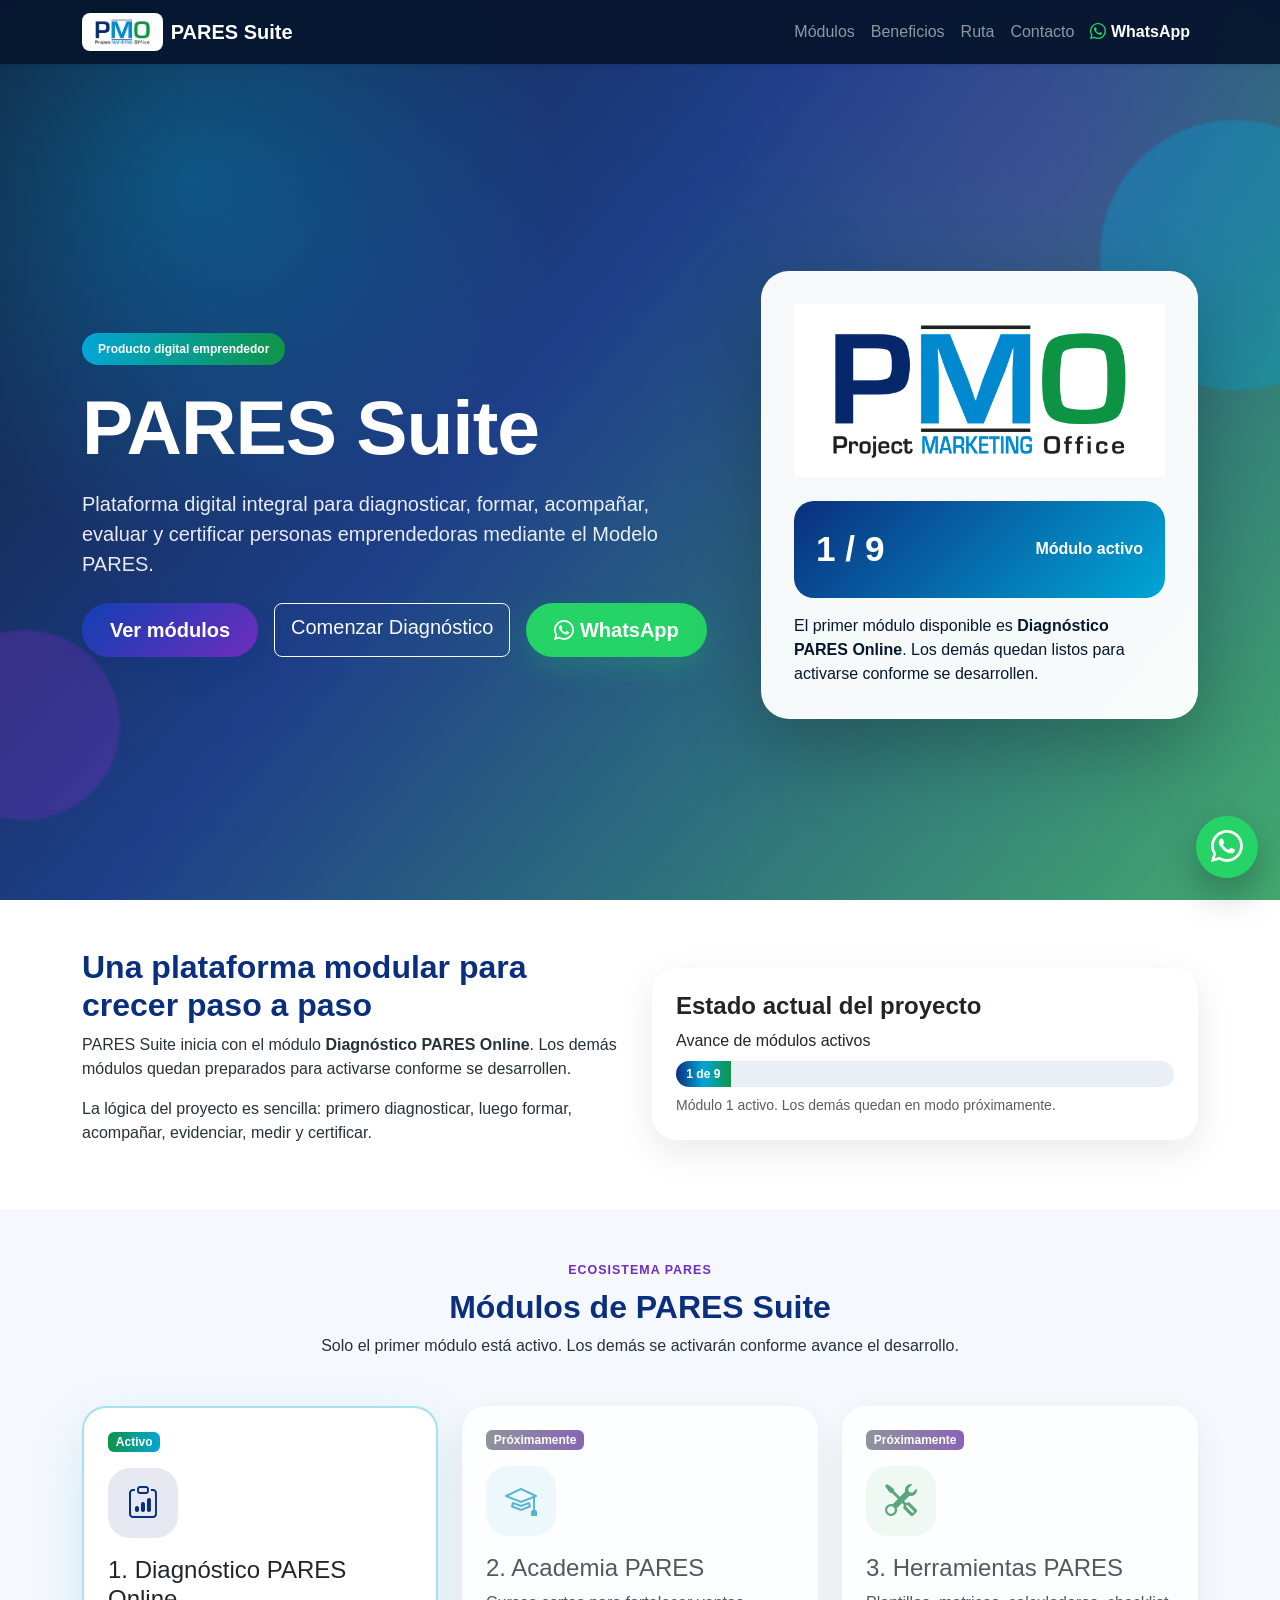
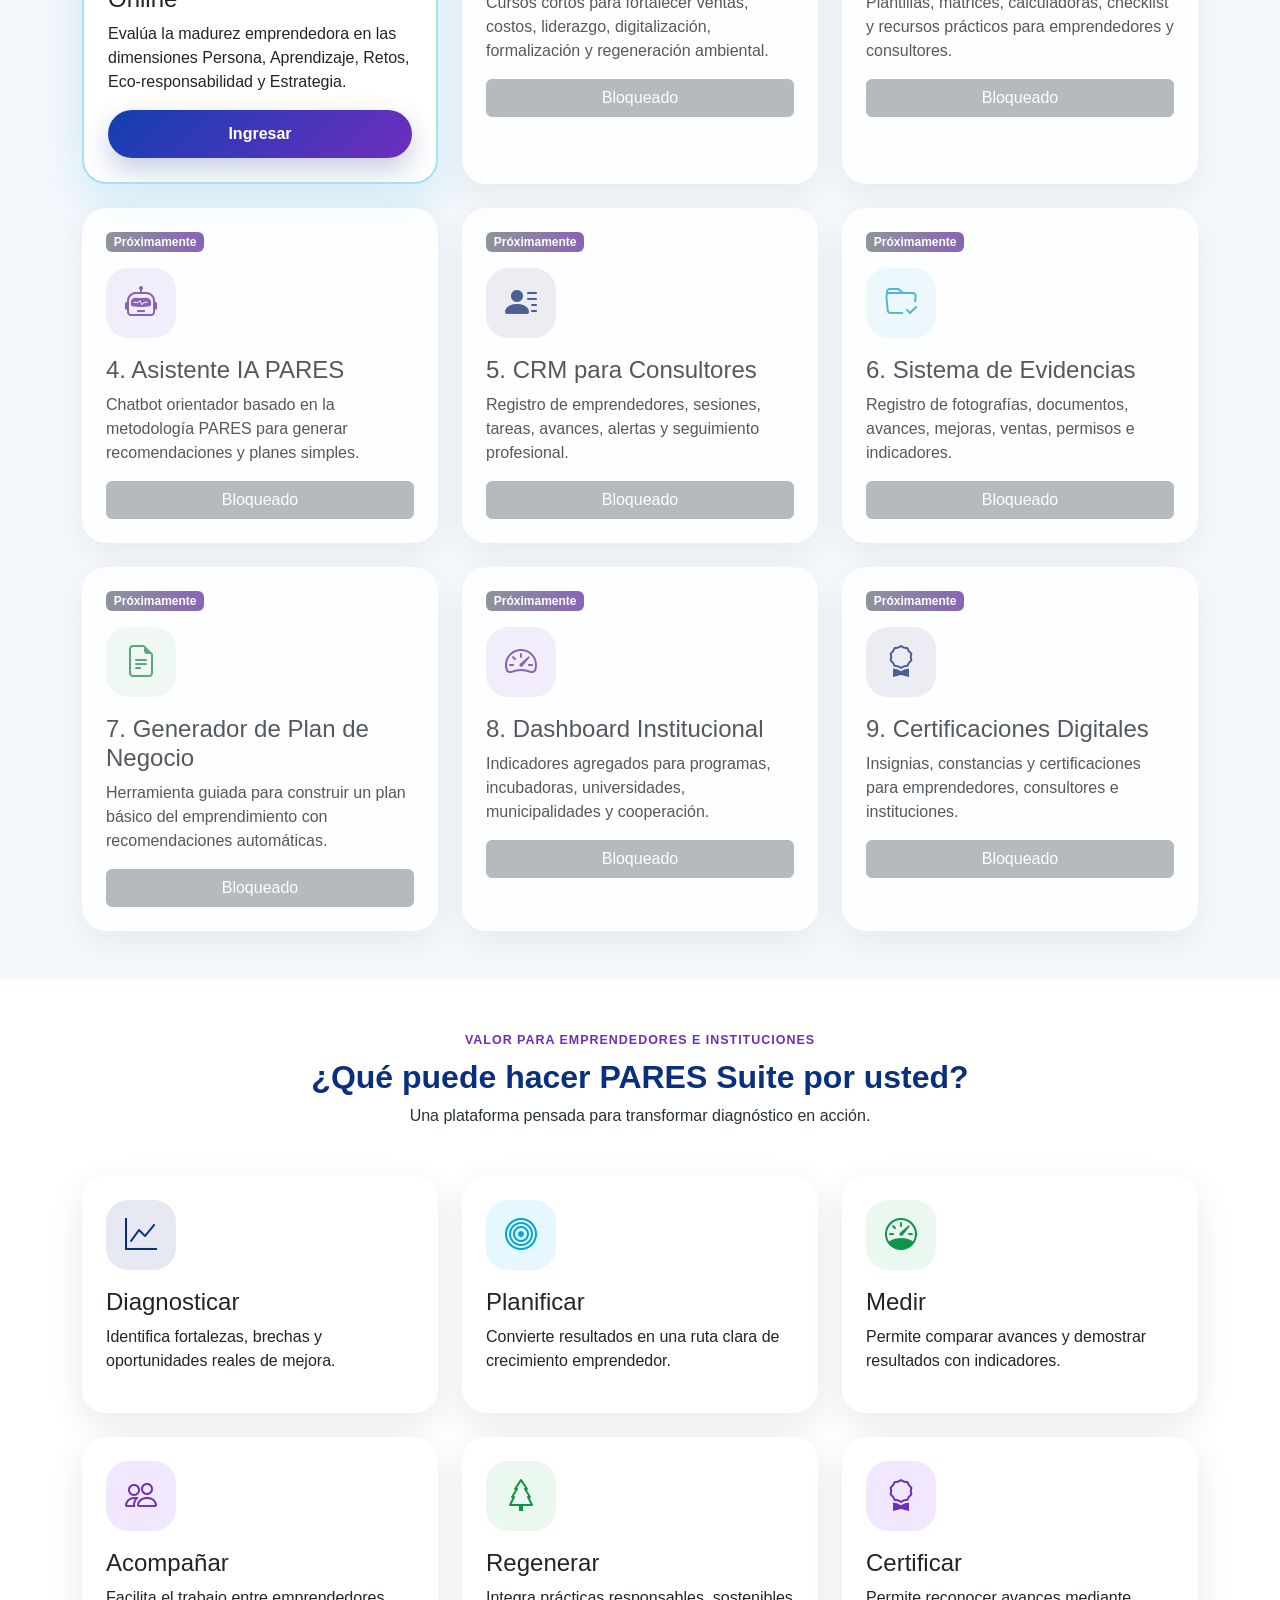
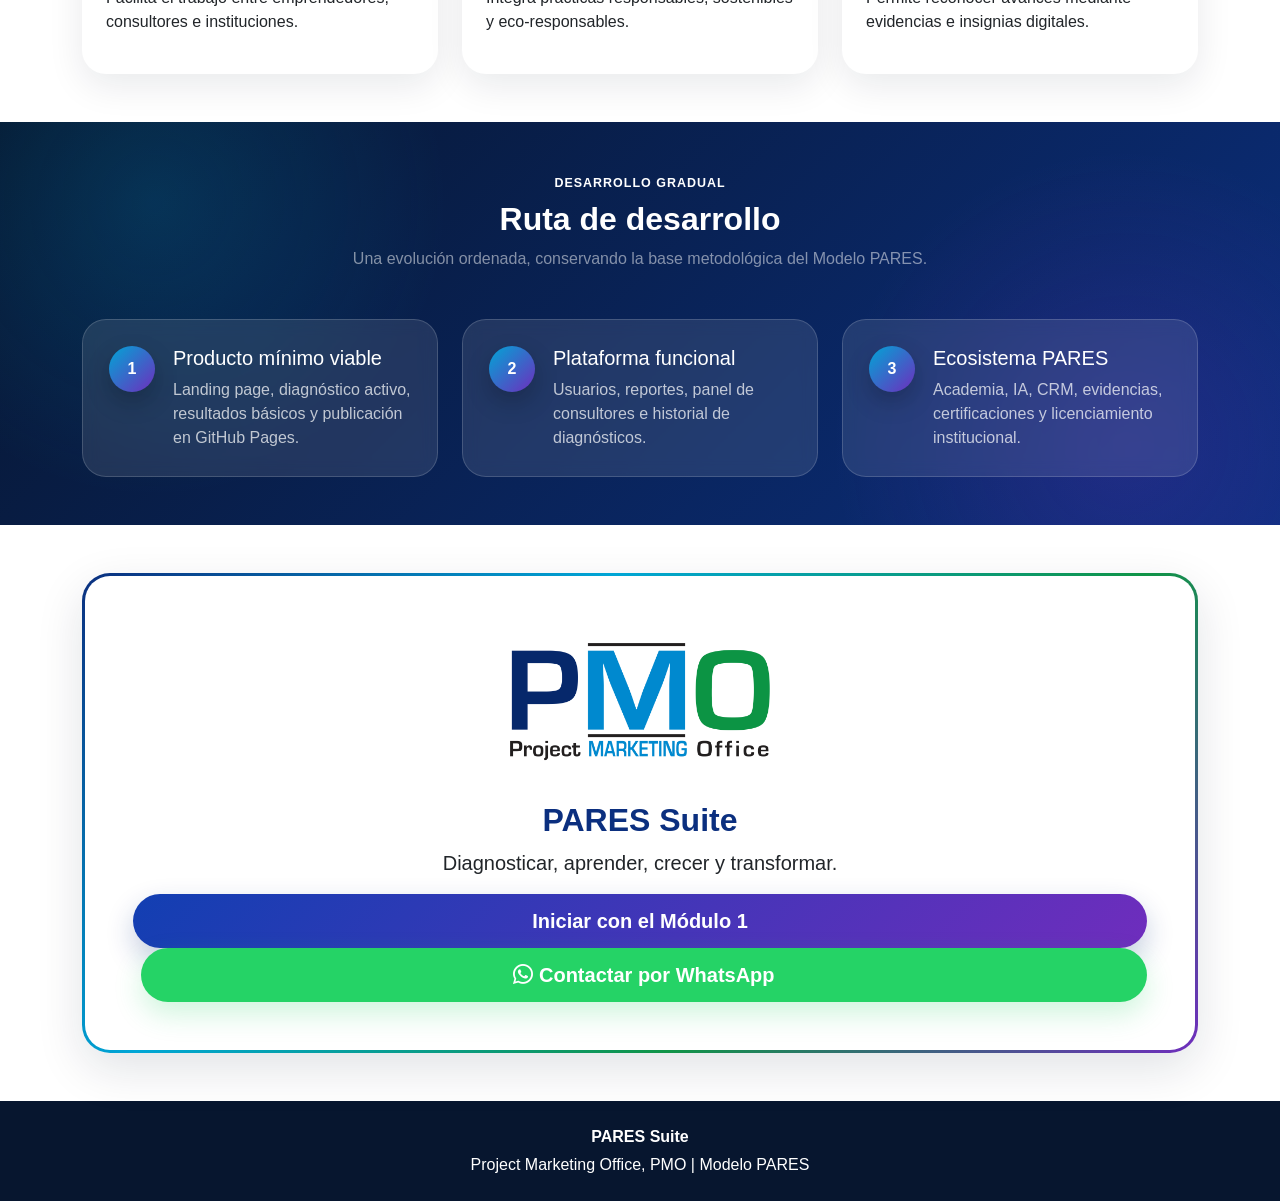
<file: index.html>
<!doctype html>
<html lang="es">
<head>
  <meta charset="utf-8">
  <meta name="viewport" content="width=device-width, initial-scale=1">
  <title>PARES Suite | Plataforma Emprendedora PMO</title>
  <meta name="description" content="PARES Suite: plataforma digital para diagnosticar, formar, acompañar, evaluar y certificar personas emprendedoras mediante el Modelo PARES.">
  <link rel="preconnect" href="https://cdn.jsdelivr.net">
  <link href="https://cdn.jsdelivr.net/npm/bootstrap@5.3.3/dist/css/bootstrap.min.css" rel="stylesheet">
  <link href="https://cdn.jsdelivr.net/npm/bootstrap-icons@1.11.3/font/bootstrap-icons.css" rel="stylesheet">
  <link href="css/estilos.css" rel="stylesheet">
</head>

<body>

<nav class="navbar navbar-expand-lg navbar-dark fixed-top shadow-sm">
  <div class="container">
    <a class="navbar-brand d-flex align-items-center gap-2 fw-bold" href="index.html">
      <img src="img/logo-pmo.png" alt="Logo PMO Project Marketing Office" class="logo-nav">
      <span>PARES Suite</span>
    </a>

    <button class="navbar-toggler" type="button" data-bs-toggle="collapse" data-bs-target="#menu" aria-label="Abrir menú">
      <span class="navbar-toggler-icon"></span>
    </button>

    <div id="menu" class="collapse navbar-collapse">
      <ul class="navbar-nav ms-auto">
        <li class="nav-item"><a class="nav-link" href="#modulos">Módulos</a></li>
        <li class="nav-item"><a class="nav-link" href="#beneficios">Beneficios</a></li>
        <li class="nav-item"><a class="nav-link" href="#roadmap">Ruta</a></li>
        <li class="nav-item"><a class="nav-link" href="#contacto">Contacto</a></li>
        <li class="nav-item">
          <a class="nav-link whatsapp-nav" href="https://wa.me/50683612601" target="_blank" rel="noopener">
            <i class="bi bi-whatsapp"></i> WhatsApp
          </a>
        </li>
      </ul>
    </div>
  </div>
</nav>

<header class="hero">
  <div class="hero-shape hero-shape-one"></div>
  <div class="hero-shape hero-shape-two"></div>

  <div class="container position-relative">
    <div class="row align-items-center g-5">
      <div class="col-lg-7">
        <span class="badge badge-hero mb-3">Producto digital emprendedor</span>
        <h1>PARES Suite</h1>
        <p class="lead mt-3">
          Plataforma digital integral para diagnosticar, formar, acompañar, evaluar y certificar personas emprendedoras mediante el Modelo PARES.
        </p>

        <div class="d-flex flex-wrap gap-3 mt-4">
          <a href="#modulos" class="btn btn-pares btn-lg">Ver módulos</a>
          <a href="diagnostico.html" class="btn btn-outline-light btn-lg">Comenzar Diagnóstico</a>
          <a href="https://wa.me/50683612601?text=Hola%20PMO%2C%20quiero%20informaci%C3%B3n%20sobre%20PARES%20Suite" class="btn btn-whatsapp btn-lg" target="_blank" rel="noopener">
            <i class="bi bi-whatsapp"></i> WhatsApp
          </a>
        </div>
      </div>

      <div class="col-lg-5">
        <div class="hero-panel">
          <img src="img/logo-pmo.png" alt="Logo PMO Project Marketing Office" class="logo-hero">
          <div class="metric-card mt-4">
            <span class="metric-number">1 / 9</span>
            <span class="metric-label">Módulo activo</span>
          </div>
          <p class="mt-3 mb-0">
            El primer módulo disponible es <strong>Diagnóstico PARES Online</strong>. Los demás quedan listos para activarse conforme se desarrollen.
          </p>
        </div>
      </div>
    </div>
  </div>
</header>

<main>

<section class="py-5 bg-white section-soft">
  <div class="container">
    <div class="row g-4 align-items-center">
      <div class="col-lg-6">
        <h2 class="section-title">Una plataforma modular para crecer paso a paso</h2>
        <p>
          PARES Suite inicia con el módulo <strong>Diagnóstico PARES Online</strong>. Los demás módulos quedan preparados para activarse conforme se desarrollen.
        </p>
        <p>
          La lógica del proyecto es sencilla: primero diagnosticar, luego formar, acompañar, evidenciar, medir y certificar.
        </p>
      </div>

      <div class="col-lg-6">
        <div class="card card-module p-4">
          <h4 class="fw-bold">Estado actual del proyecto</h4>
          <p class="mb-2">Avance de módulos activos</p>
          <div class="progress progress-pares" role="progressbar" aria-label="Avance de módulos" aria-valuenow="11" aria-valuemin="0" aria-valuemax="100">
            <div class="progress-bar" style="width:11%;">1 de 9</div>
          </div>
          <small class="text-muted d-block mt-2">Módulo 1 activo. Los demás quedan en modo próximamente.</small>
        </div>
      </div>
    </div>
  </div>
</section>

<section id="modulos" class="py-5">
  <div class="container">
    <div class="text-center mb-5">
      <span class="eyebrow">Ecosistema PARES</span>
      <h2 class="section-title">Módulos de PARES Suite</h2>
      <p>Solo el primer módulo está activo. Los demás se activarán conforme avance el desarrollo.</p>
    </div>

    <div class="row g-4">

      <div class="col-md-6 col-lg-4">
        <div class="card card-module p-4 card-active">
          <span class="badge badge-active align-self-start mb-3">Activo</span>
          <div class="module-icon icon-blue"><i class="bi bi-clipboard-data"></i></div>
          <h4>1. Diagnóstico PARES Online</h4>
          <p>Evalúa la madurez emprendedora en las dimensiones Persona, Aprendizaje, Retos, Eco-responsabilidad y Estrategia.</p>
          <a href="diagnostico.html" class="btn btn-pares mt-auto">Ingresar</a>
        </div>
      </div>

      <div class="col-md-6 col-lg-4">
        <div class="card card-module p-4 locked">
          <span class="badge badge-soon align-self-start mb-3">Próximamente</span>
          <div class="module-icon icon-sky"><i class="bi bi-mortarboard"></i></div>
          <h4>2. Academia PARES</h4>
          <p>Cursos cortos para fortalecer ventas, costos, liderazgo, digitalización, formalización y regeneración ambiental.</p>
          <button class="btn btn-secondary" disabled>Bloqueado</button>
        </div>
      </div>

      <div class="col-md-6 col-lg-4">
        <div class="card card-module p-4 locked">
          <span class="badge badge-soon align-self-start mb-3">Próximamente</span>
          <div class="module-icon icon-green"><i class="bi bi-tools"></i></div>
          <h4>3. Herramientas PARES</h4>
          <p>Plantillas, matrices, calculadoras, checklist y recursos prácticos para emprendedores y consultores.</p>
          <button class="btn btn-secondary" disabled>Bloqueado</button>
        </div>
      </div>

      <div class="col-md-6 col-lg-4">
        <div class="card card-module p-4 locked">
          <span class="badge badge-soon align-self-start mb-3">Próximamente</span>
          <div class="module-icon icon-purple"><i class="bi bi-robot"></i></div>
          <h4>4. Asistente IA PARES</h4>
          <p>Chatbot orientador basado en la metodología PARES para generar recomendaciones y planes simples.</p>
          <button class="btn btn-secondary" disabled>Bloqueado</button>
        </div>
      </div>

      <div class="col-md-6 col-lg-4">
        <div class="card card-module p-4 locked">
          <span class="badge badge-soon align-self-start mb-3">Próximamente</span>
          <div class="module-icon icon-blue"><i class="bi bi-person-lines-fill"></i></div>
          <h4>5. CRM para Consultores</h4>
          <p>Registro de emprendedores, sesiones, tareas, avances, alertas y seguimiento profesional.</p>
          <button class="btn btn-secondary" disabled>Bloqueado</button>
        </div>
      </div>

      <div class="col-md-6 col-lg-4">
        <div class="card card-module p-4 locked">
          <span class="badge badge-soon align-self-start mb-3">Próximamente</span>
          <div class="module-icon icon-sky"><i class="bi bi-folder-check"></i></div>
          <h4>6. Sistema de Evidencias</h4>
          <p>Registro de fotografías, documentos, avances, mejoras, ventas, permisos e indicadores.</p>
          <button class="btn btn-secondary" disabled>Bloqueado</button>
        </div>
      </div>

      <div class="col-md-6 col-lg-4">
        <div class="card card-module p-4 locked">
          <span class="badge badge-soon align-self-start mb-3">Próximamente</span>
          <div class="module-icon icon-green"><i class="bi bi-file-earmark-text"></i></div>
          <h4>7. Generador de Plan de Negocio</h4>
          <p>Herramienta guiada para construir un plan básico del emprendimiento con recomendaciones automáticas.</p>
          <button class="btn btn-secondary" disabled>Bloqueado</button>
        </div>
      </div>

      <div class="col-md-6 col-lg-4">
        <div class="card card-module p-4 locked">
          <span class="badge badge-soon align-self-start mb-3">Próximamente</span>
          <div class="module-icon icon-purple"><i class="bi bi-speedometer2"></i></div>
          <h4>8. Dashboard Institucional</h4>
          <p>Indicadores agregados para programas, incubadoras, universidades, municipalidades y cooperación.</p>
          <button class="btn btn-secondary" disabled>Bloqueado</button>
        </div>
      </div>

      <div class="col-md-6 col-lg-4">
        <div class="card card-module p-4 locked">
          <span class="badge badge-soon align-self-start mb-3">Próximamente</span>
          <div class="module-icon icon-blue"><i class="bi bi-award"></i></div>
          <h4>9. Certificaciones Digitales</h4>
          <p>Insignias, constancias y certificaciones para emprendedores, consultores e instituciones.</p>
          <button class="btn btn-secondary" disabled>Bloqueado</button>
        </div>
      </div>

    </div>
  </div>
</section>

<section id="beneficios" class="py-5 bg-white section-soft">
  <div class="container">
    <div class="text-center mb-5">
      <span class="eyebrow">Valor para emprendedores e instituciones</span>
      <h2 class="section-title">¿Qué puede hacer PARES Suite por usted?</h2>
      <p>Una plataforma pensada para transformar diagnóstico en acción.</p>
    </div>

    <div class="row g-4">
      <div class="col-md-6 col-lg-4">
        <div class="card card-module p-4">
          <div class="module-icon icon-blue"><i class="bi bi-graph-up"></i></div>
          <h4>Diagnosticar</h4>
          <p>Identifica fortalezas, brechas y oportunidades reales de mejora.</p>
        </div>
      </div>

      <div class="col-md-6 col-lg-4">
        <div class="card card-module p-4">
          <div class="module-icon icon-sky"><i class="bi bi-bullseye"></i></div>
          <h4>Planificar</h4>
          <p>Convierte resultados en una ruta clara de crecimiento emprendedor.</p>
        </div>
      </div>

      <div class="col-md-6 col-lg-4">
        <div class="card card-module p-4">
          <div class="module-icon icon-green"><i class="bi bi-speedometer"></i></div>
          <h4>Medir</h4>
          <p>Permite comparar avances y demostrar resultados con indicadores.</p>
        </div>
      </div>

      <div class="col-md-6 col-lg-4">
        <div class="card card-module p-4">
          <div class="module-icon icon-purple"><i class="bi bi-people"></i></div>
          <h4>Acompañar</h4>
          <p>Facilita el trabajo entre emprendedores, consultores e instituciones.</p>
        </div>
      </div>

      <div class="col-md-6 col-lg-4">
        <div class="card card-module p-4">
          <div class="module-icon icon-green"><i class="bi bi-tree"></i></div>
          <h4>Regenerar</h4>
          <p>Integra prácticas responsables, sostenibles y eco-responsables.</p>
        </div>
      </div>

      <div class="col-md-6 col-lg-4">
        <div class="card card-module p-4">
          <div class="module-icon icon-purple"><i class="bi bi-award"></i></div>
          <h4>Certificar</h4>
          <p>Permite reconocer avances mediante evidencias e insignias digitales.</p>
        </div>
      </div>
    </div>
  </div>
</section>

<section id="roadmap" class="py-5 roadmap-section">
  <div class="container">
    <div class="text-center mb-5">
      <span class="eyebrow text-white">Desarrollo gradual</span>
      <h2 class="section-title text-white">Ruta de desarrollo</h2>
      <p class="text-white-50">Una evolución ordenada, conservando la base metodológica del Modelo PARES.</p>
    </div>

    <div class="row g-4">
      <div class="col-md-4">
        <div class="roadmap-card">
          <div class="roadmap-dot">1</div>
          <div>
            <h5>Producto mínimo viable</h5>
            <p>Landing page, diagnóstico activo, resultados básicos y publicación en GitHub Pages.</p>
          </div>
        </div>
      </div>

      <div class="col-md-4">
        <div class="roadmap-card">
          <div class="roadmap-dot">2</div>
          <div>
            <h5>Plataforma funcional</h5>
            <p>Usuarios, reportes, panel de consultores e historial de diagnósticos.</p>
          </div>
        </div>
      </div>

      <div class="col-md-4">
        <div class="roadmap-card">
          <div class="roadmap-dot">3</div>
          <div>
            <h5>Ecosistema PARES</h5>
            <p>Academia, IA, CRM, evidencias, certificaciones y licenciamiento institucional.</p>
          </div>
        </div>
      </div>
    </div>
  </div>
</section>

<section id="contacto" class="py-5 bg-white">
  <div class="container">
    <div class="card final-card p-5 text-center">
      <img src="img/logo-pmo.png" alt="Logo PMO Project Marketing Office" class="logo-footer mx-auto mb-4">
      <h2 class="section-title">PARES Suite</h2>
      <p class="lead">Diagnosticar, aprender, crecer y transformar.</p>
      <a href="diagnostico.html" class="btn btn-pares btn-lg">Iniciar con el Módulo 1</a>
      <a href="https://wa.me/50683612601?text=Hola%20PMO%2C%20quiero%20conocer%20m%C3%A1s%20sobre%20PARES%20Suite" class="btn btn-whatsapp btn-lg ms-md-2 mt-3 mt-md-0" target="_blank" rel="noopener">
        <i class="bi bi-whatsapp"></i> Contactar por WhatsApp
      </a>
    </div>
  </div>
</section>

</main>

<footer class="footer py-4 text-center">
  <div class="container">
    <p class="mb-1 fw-bold">PARES Suite</p>
    <p class="mb-0">Project Marketing Office, PMO | Modelo PARES</p>
  </div>
</footer>

<script src="js/app.js"></script>
<script src="https://cdn.jsdelivr.net/npm/bootstrap@5.3.3/dist/js/bootstrap.bundle.min.js"></script>

<a href="https://wa.me/50683612601?text=Hola%20PMO%2C%20quiero%20informaci%C3%B3n%20sobre%20PARES%20Suite" class="whatsapp-float" target="_blank" rel="noopener" aria-label="Contactar por WhatsApp">
  <i class="bi bi-whatsapp"></i>
</a>

</body>
</html>
</file>
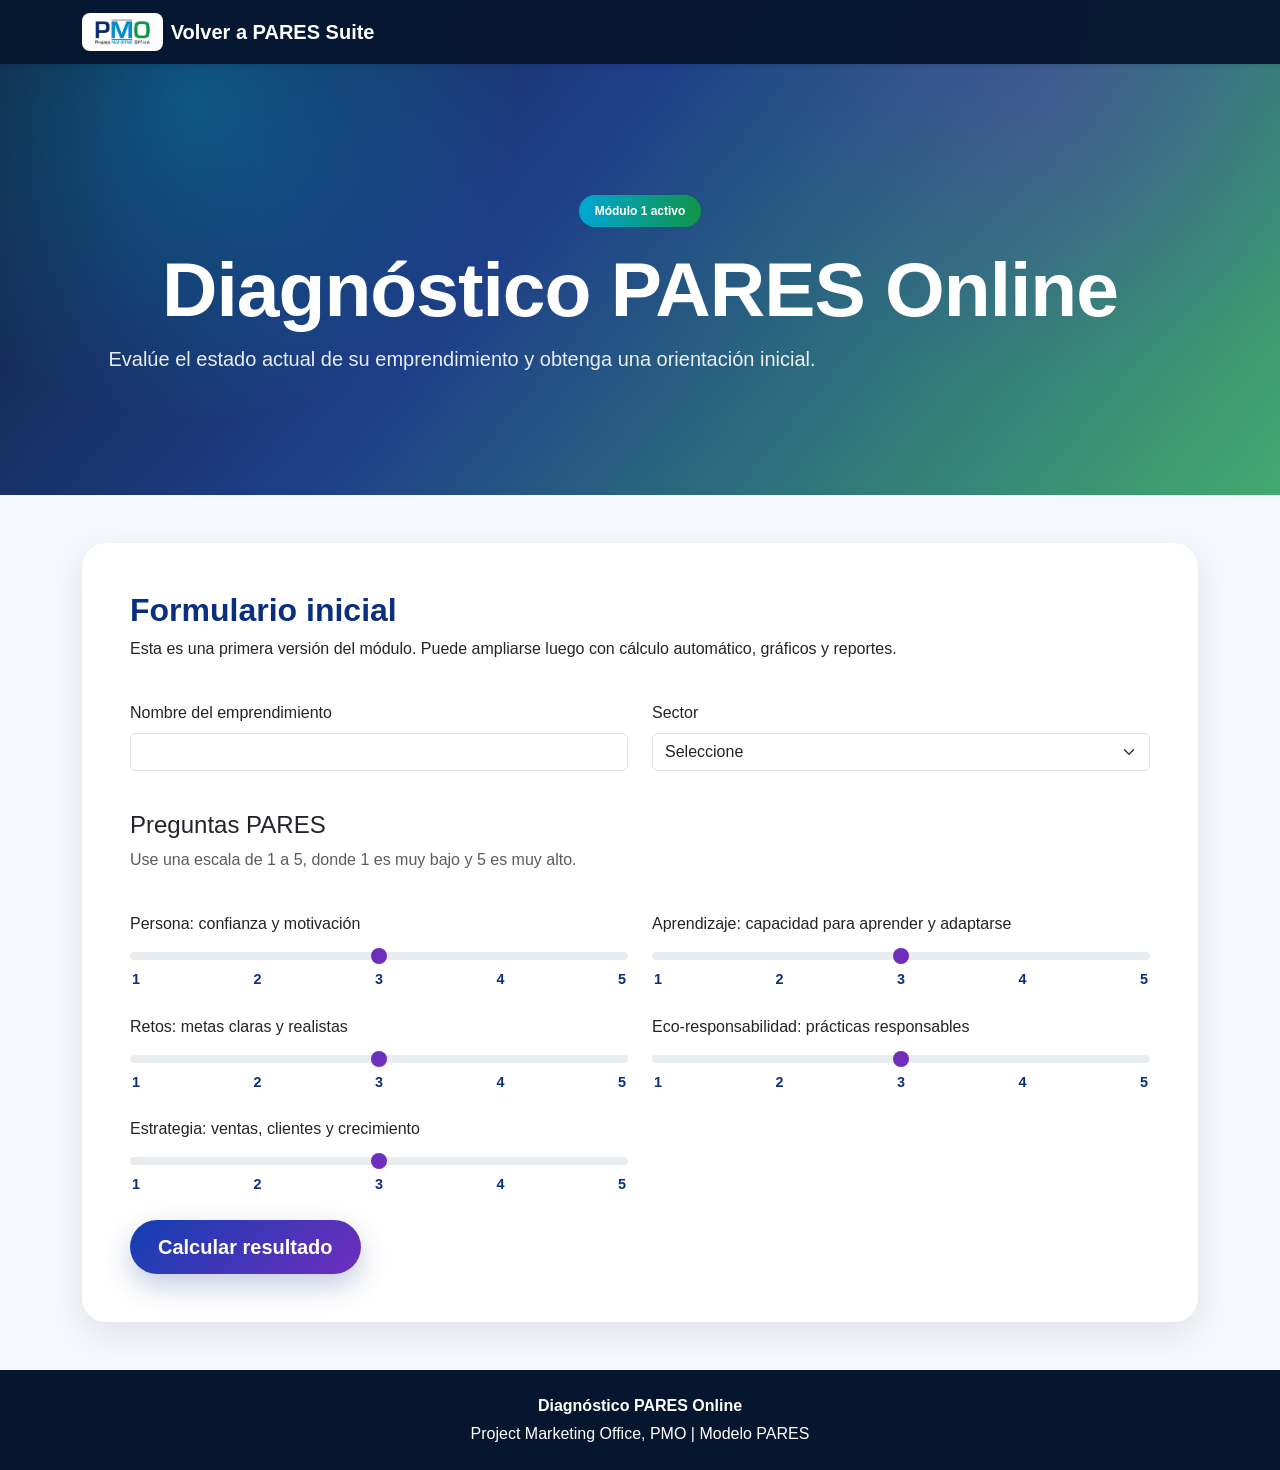
<file: diagnostico.html>
<!doctype html>
<html lang="es">
<head>
  <meta charset="utf-8">
  <meta name="viewport" content="width=device-width, initial-scale=1">
  <title>Diagnóstico PARES Online | PMO</title>
  <link rel="preconnect" href="https://cdn.jsdelivr.net">
  <link href="https://cdn.jsdelivr.net/npm/bootstrap@5.3.3/dist/css/bootstrap.min.css" rel="stylesheet">
  <link href="https://cdn.jsdelivr.net/npm/bootstrap-icons@1.11.3/font/bootstrap-icons.css" rel="stylesheet">
  <link href="css/estilos.css" rel="stylesheet">
</head>

<body>

<nav class="navbar navbar-expand-lg navbar-dark fixed-top shadow-sm">
  <div class="container">
    <a class="navbar-brand d-flex align-items-center gap-2 fw-bold" href="index.html">
      <img src="img/logo-pmo.png" alt="Logo PMO Project Marketing Office" class="logo-nav">
      <span>Volver a PARES Suite</span>
    </a>
  </div>
</nav>

<header class="hero hero-small">
  <div class="container text-center position-relative">
    <span class="badge badge-hero mb-3">Módulo 1 activo</span>
    <h1>Diagnóstico PARES Online</h1>
    <p class="lead">Evalúe el estado actual de su emprendimiento y obtenga una orientación inicial.</p>
  </div>
</header>

<main class="py-5">
  <div class="container">
    <div class="card card-module p-4 p-md-5">
      <h2 class="section-title">Formulario inicial</h2>
      <p>Esta es una primera versión del módulo. Puede ampliarse luego con cálculo automático, gráficos y reportes.</p>

      <form id="formDiagnostico" class="mt-4">
        <div class="row g-4">
          <div class="col-md-6">
            <label class="form-label">Nombre del emprendimiento</label>
            <input type="text" class="form-control" required>
          </div>

          <div class="col-md-6">
            <label class="form-label">Sector</label>
            <select class="form-select" required>
              <option value="">Seleccione</option>
              <option>Comercio</option>
              <option>Servicios</option>
              <option>Agroindustria</option>
              <option>Turismo</option>
              <option>Alimentos</option>
              <option>Otro</option>
            </select>
          </div>

          <div class="col-12">
            <h4 class="mt-3">Preguntas PARES</h4>
            <p class="text-muted">Use una escala de 1 a 5, donde 1 es muy bajo y 5 es muy alto.</p>
          </div>

          <div class="col-md-6">
            <label class="form-label">Persona: confianza y motivación</label>
            <input type="range" class="form-range pares-range" min="1" max="5" value="3">
            <div class="range-scale" aria-hidden="true">
              <span>1</span>
              <span>2</span>
              <span>3</span>
              <span>4</span>
              <span>5</span>
            </div>
          </div>

          <div class="col-md-6">
            <label class="form-label">Aprendizaje: capacidad para aprender y adaptarse</label>
            <input type="range" class="form-range pares-range" min="1" max="5" value="3">
            <div class="range-scale" aria-hidden="true">
              <span>1</span>
              <span>2</span>
              <span>3</span>
              <span>4</span>
              <span>5</span>
            </div>
          </div>

          <div class="col-md-6">
            <label class="form-label">Retos: metas claras y realistas</label>
            <input type="range" class="form-range pares-range" min="1" max="5" value="3">
            <div class="range-scale" aria-hidden="true">
              <span>1</span>
              <span>2</span>
              <span>3</span>
              <span>4</span>
              <span>5</span>
            </div>
          </div>

          <div class="col-md-6">
            <label class="form-label">Eco-responsabilidad: prácticas responsables</label>
            <input type="range" class="form-range pares-range" min="1" max="5" value="3">
            <div class="range-scale" aria-hidden="true">
              <span>1</span>
              <span>2</span>
              <span>3</span>
              <span>4</span>
              <span>5</span>
            </div>
          </div>

          <div class="col-md-6">
            <label class="form-label">Estrategia: ventas, clientes y crecimiento</label>
            <input type="range" class="form-range pares-range" min="1" max="5" value="3">
            <div class="range-scale" aria-hidden="true">
              <span>1</span>
              <span>2</span>
              <span>3</span>
              <span>4</span>
              <span>5</span>
            </div>
          </div>

          <div class="col-12">
            <button type="button" class="btn btn-pares btn-lg" onclick="calcularDiagnostico()">Calcular resultado</button>
          </div>
        </div>
      </form>

      <div id="resultadoDiagnostico" class="alert alert-success mt-4 d-none"></div>
    </div>
  </div>
</main>

<footer class="footer py-4 text-center">
  <div class="container">
    <p class="mb-1 fw-bold">Diagnóstico PARES Online</p>
    <p class="mb-0">Project Marketing Office, PMO | Modelo PARES</p>
  </div>
</footer>

<script src="js/app.js"></script>
<script src="https://cdn.jsdelivr.net/npm/bootstrap@5.3.3/dist/js/bootstrap.bundle.min.js"></script>

</body>
</html>
</file>
<file: css/estilos.css>
:root{
  --azul-rey:#0b2f7f;
  --azul-rey-2:#123fb2;
  --celeste:#00a6d6;
  --celeste-suave:#e6f8ff;
  --verde:#109447;
  --verde-suave:#eaf8ef;
  --morado:#6f2dbd;
  --morado-suave:#f1e8ff;
  --oscuro:#07162f;
  --gris:#f5f8fc;
  --blanco:#ffffff;
}

html{scroll-behavior:smooth;}

body{
  font-family:Arial, sans-serif;
  background:var(--gris);
  color:#263238;
}

.navbar{
  background:rgba(7,22,47,.96);
  backdrop-filter:blur(10px);
}

.logo-nav{
  height:38px;
  width:auto;
  background:white;
  padding:3px 6px;
  border-radius:8px;
}

.hero{
  min-height:100vh;
  background:
    radial-gradient(circle at 15% 20%, rgba(0,166,214,.35), transparent 28%),
    radial-gradient(circle at 82% 18%, rgba(111,45,189,.28), transparent 26%),
    linear-gradient(130deg, rgba(7,22,47,.96), rgba(11,47,127,.92) 42%, rgba(16,148,71,.78));
  color:white;
  display:flex;
  align-items:center;
  padding-top:90px;
  position:relative;
  overflow:hidden;
}

.hero-small{min-height:55vh;}

.hero h1{
  font-size:clamp(2.6rem, 6vw, 5.2rem);
  font-weight:900;
  letter-spacing:-1px;
}

.hero .lead{
  max-width:760px;
  color:rgba(255,255,255,.9);
}

.hero-shape{
  position:absolute;
  border-radius:999px;
  filter:blur(1px);
  opacity:.35;
}

.hero-shape-one{
  width:270px;
  height:270px;
  background:var(--celeste);
  right:-90px;
  top:120px;
}

.hero-shape-two{
  width:190px;
  height:190px;
  background:var(--morado);
  left:-70px;
  bottom:80px;
}

.badge-hero{
  background:linear-gradient(90deg, var(--celeste), var(--verde));
  color:white;
  padding:10px 16px;
  border-radius:999px;
}

.hero-panel{
  background:rgba(255,255,255,.96);
  color:var(--oscuro);
  border-radius:28px;
  padding:32px;
  box-shadow:0 28px 80px rgba(0,0,0,.26);
  border:1px solid rgba(255,255,255,.45);
}

.logo-hero{
  width:100%;
  max-width:380px;
  display:block;
  margin:auto;
}

.metric-card{
  background:linear-gradient(135deg, var(--azul-rey), var(--celeste));
  color:white;
  border-radius:20px;
  padding:22px;
  display:flex;
  justify-content:space-between;
  align-items:center;
}

.metric-number{font-size:2.2rem;font-weight:900;}
.metric-label{font-weight:700;}

.btn-pares{
  background:linear-gradient(135deg, var(--azul-rey-2), var(--morado));
  color:white;
  border:none;
  border-radius:30px;
  padding:12px 28px;
  font-weight:800;
  box-shadow:0 12px 28px rgba(11,47,127,.24);
}

.btn-pares:hover{
  background:linear-gradient(135deg, var(--celeste), var(--verde));
  color:white;
  transform:translateY(-1px);
}

.btn-whatsapp{
  background:#25d366;
  color:white;
  border:none;
  border-radius:30px;
  padding:12px 28px;
  font-weight:800;
  box-shadow:0 12px 28px rgba(37,211,102,.22);
}

.btn-whatsapp:hover{
  background:#128c7e;
  color:white;
  transform:translateY(-1px);
}

.whatsapp-nav{
  color:#ffffff !important;
  font-weight:800;
}

.whatsapp-nav i{color:#25d366;}

.whatsapp-float{
  position:fixed;
  right:22px;
  bottom:22px;
  width:62px;
  height:62px;
  border-radius:50%;
  background:#25d366;
  color:white;
  display:flex;
  align-items:center;
  justify-content:center;
  font-size:32px;
  box-shadow:0 16px 36px rgba(0,0,0,.25);
  z-index:1050;
  text-decoration:none;
  transition:.25s ease;
}

.whatsapp-float:hover{
  background:#128c7e;
  color:white;
  transform:translateY(-4px) scale(1.03);
}

.section-title{
  color:var(--azul-rey);
  font-weight:900;
}

.eyebrow{
  display:inline-block;
  color:var(--morado);
  font-weight:800;
  text-transform:uppercase;
  letter-spacing:.08em;
  font-size:.78rem;
  margin-bottom:8px;
}

.card-module{
  border:0;
  border-radius:24px;
  box-shadow:0 12px 36px rgba(7,22,47,.09);
  transition:.25s ease;
  height:100%;
  overflow:hidden;
  background:white;
}

.card-module:hover{
  transform:translateY(-6px);
  box-shadow:0 18px 44px rgba(7,22,47,.15);
}

.card-active{
  border:2px solid rgba(0,166,214,.35);
  box-shadow:0 20px 52px rgba(0,166,214,.16);
}

.module-icon{
  width:70px;
  height:70px;
  border-radius:22px;
  display:flex;
  align-items:center;
  justify-content:center;
  font-size:32px;
  margin-bottom:18px;
}

.icon-blue{background:rgba(11,47,127,.1);color:var(--azul-rey);}
.icon-sky{background:var(--celeste-suave);color:var(--celeste);}
.icon-green{background:var(--verde-suave);color:var(--verde);}
.icon-purple{background:var(--morado-suave);color:var(--morado);}

.locked{opacity:.76;filter:grayscale(.25);}
.badge-active{background:linear-gradient(90deg, var(--verde), var(--celeste));}
.badge-soon{background:linear-gradient(90deg, #6c757d, var(--morado));}

.progress-pares{
  height:26px;
  border-radius:999px;
  background:#e9eef7;
  overflow:hidden;
}

.progress-pares .progress-bar{
  background:linear-gradient(90deg, var(--azul-rey), var(--celeste), var(--verde));
  font-weight:800;
}

.roadmap-section{
  background:
    radial-gradient(circle at 12% 20%, rgba(0,166,214,.18), transparent 25%),
    radial-gradient(circle at 88% 80%, rgba(111,45,189,.22), transparent 25%),
    linear-gradient(135deg, var(--oscuro), var(--azul-rey));
}

.roadmap-card{
  height:100%;
  background:rgba(255,255,255,.1);
  color:white;
  border:1px solid rgba(255,255,255,.16);
  border-radius:24px;
  padding:26px;
  display:flex;
  gap:18px;
  backdrop-filter:blur(8px);
}

.roadmap-card p{
  color:rgba(255,255,255,.72);
  margin-bottom:0;
}

.roadmap-dot{
  width:46px;
  height:46px;
  border-radius:50%;
  background:linear-gradient(135deg, var(--celeste), var(--morado));
  color:white;
  display:flex;
  align-items:center;
  justify-content:center;
  font-weight:900;
  flex-shrink:0;
  box-shadow:0 10px 24px rgba(0,0,0,.22);
}

.final-card{
  border:0;
  border-radius:28px;
  box-shadow:0 16px 48px rgba(7,22,47,.12);
  background:
    linear-gradient(white, white) padding-box,
    linear-gradient(135deg, var(--azul-rey), var(--celeste), var(--verde), var(--morado)) border-box;
  border:3px solid transparent;
}

.logo-footer{
  max-width:330px;
  width:100%;
}

.footer{
  background:var(--oscuro);
  color:white;
}

.form-range::-webkit-slider-thumb{background:var(--morado);}
.form-range::-moz-range-thumb{background:var(--morado);}

.range-scale{
  display:flex;
  justify-content:space-between;
  margin-top:-6px;
  padding:0 2px;
  font-size:.9rem;
  font-weight:800;
  color:var(--azul-rey);
}

.pares-range{margin-bottom:0;}

@media (max-width:576px){
  .whatsapp-float{
    width:56px;
    height:56px;
    font-size:29px;
    right:16px;
    bottom:16px;
  }
}
</file>
